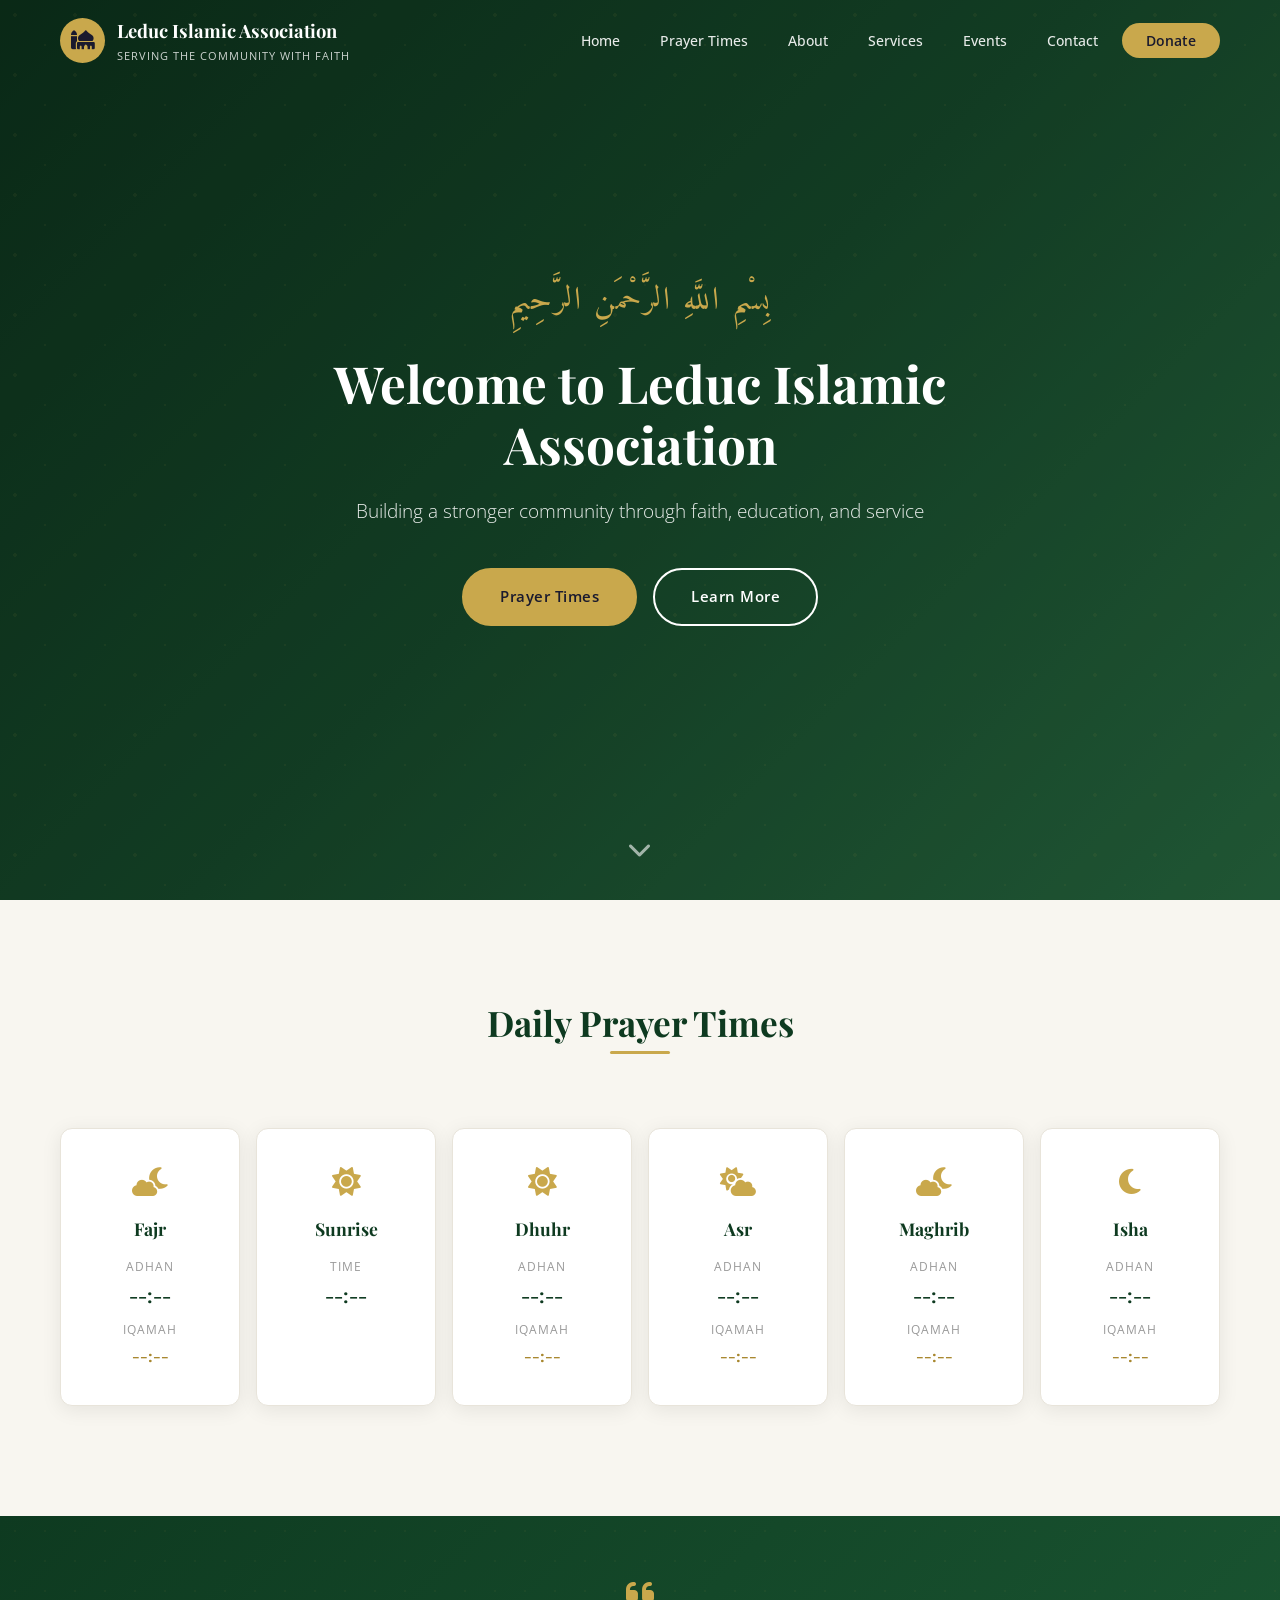
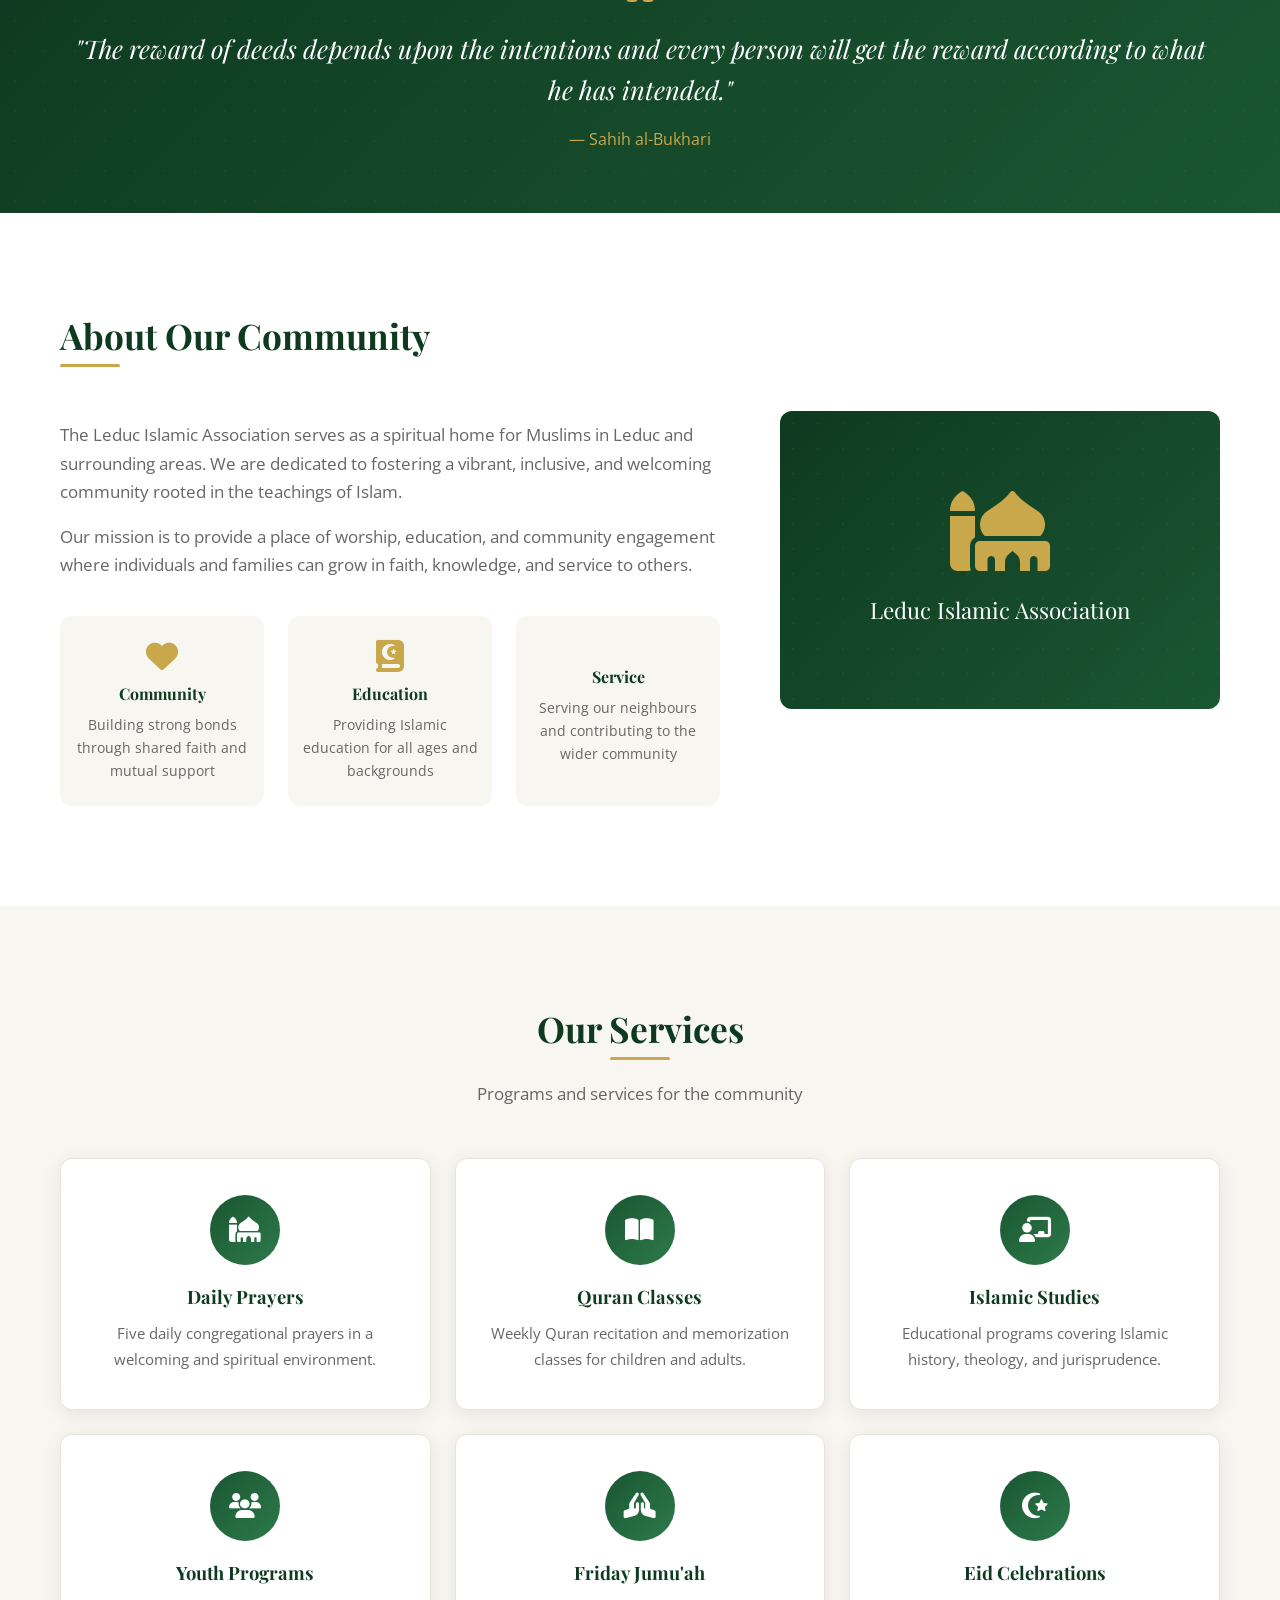
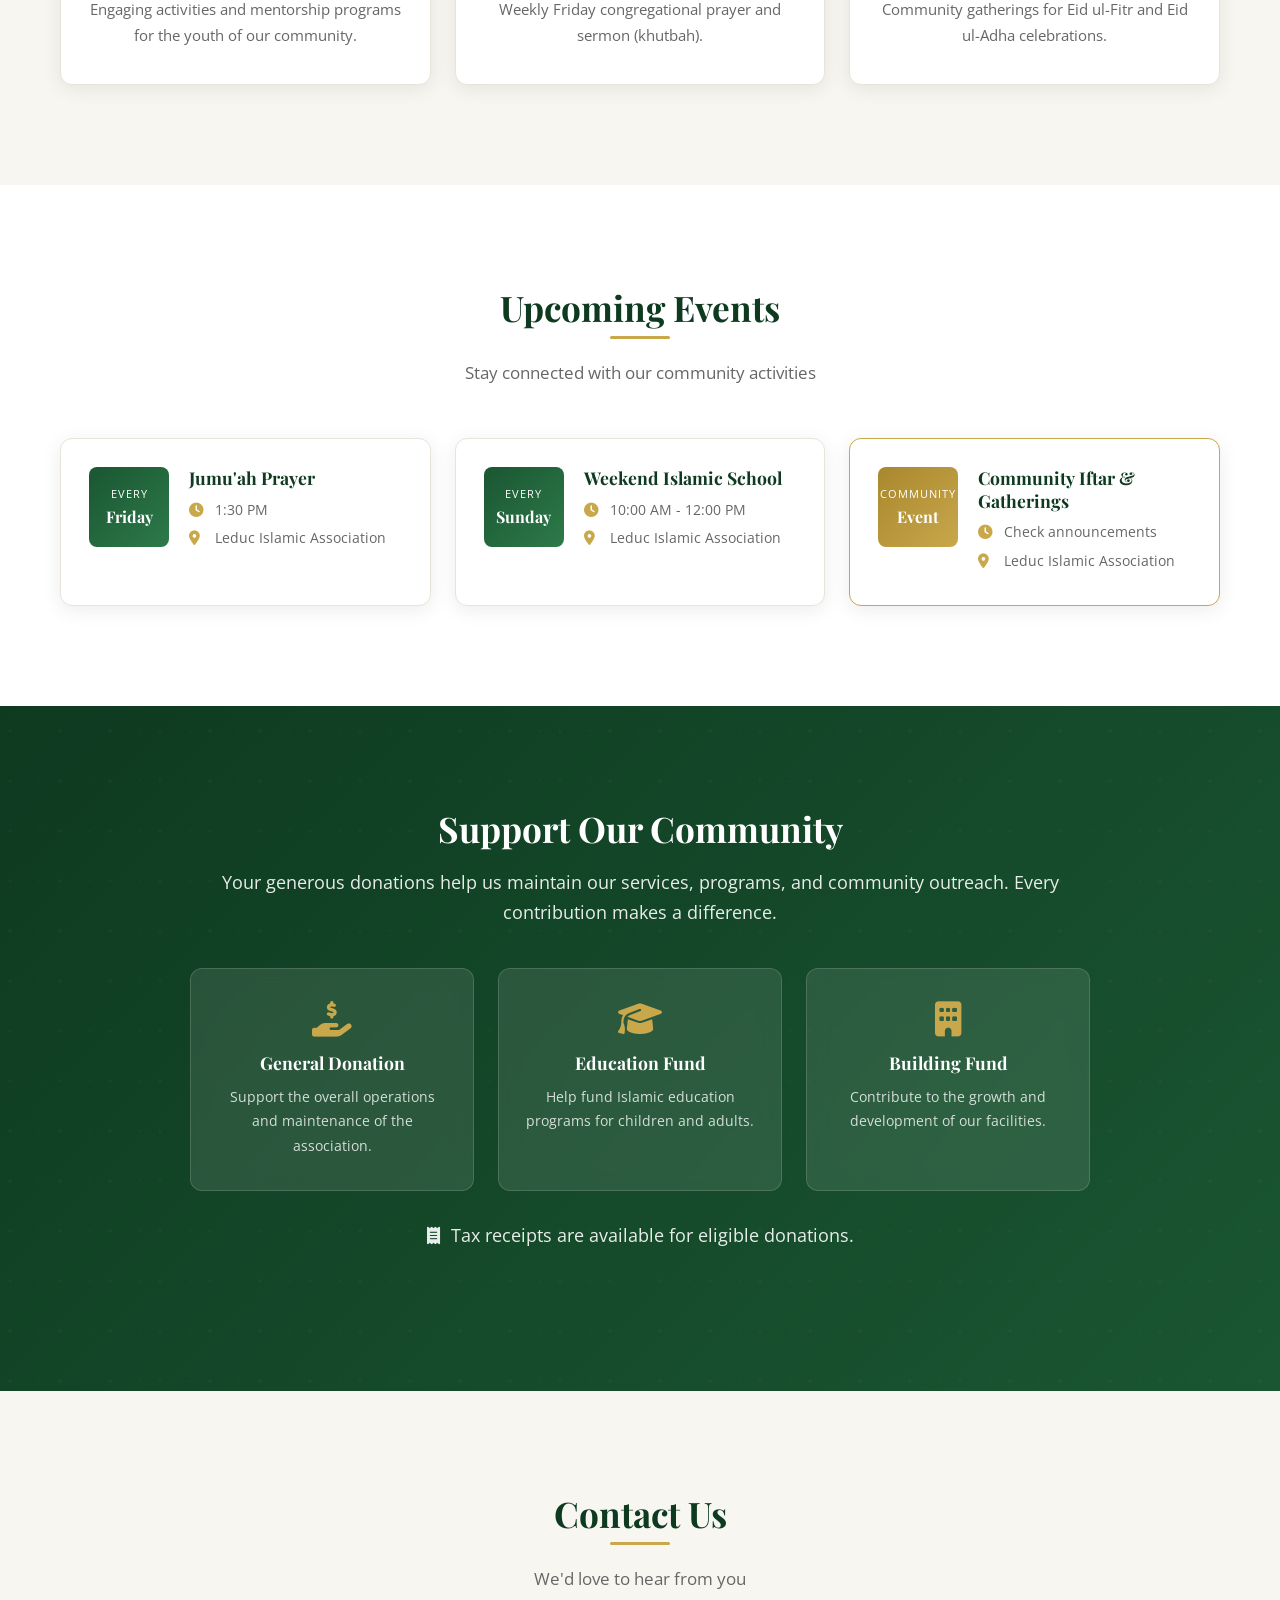
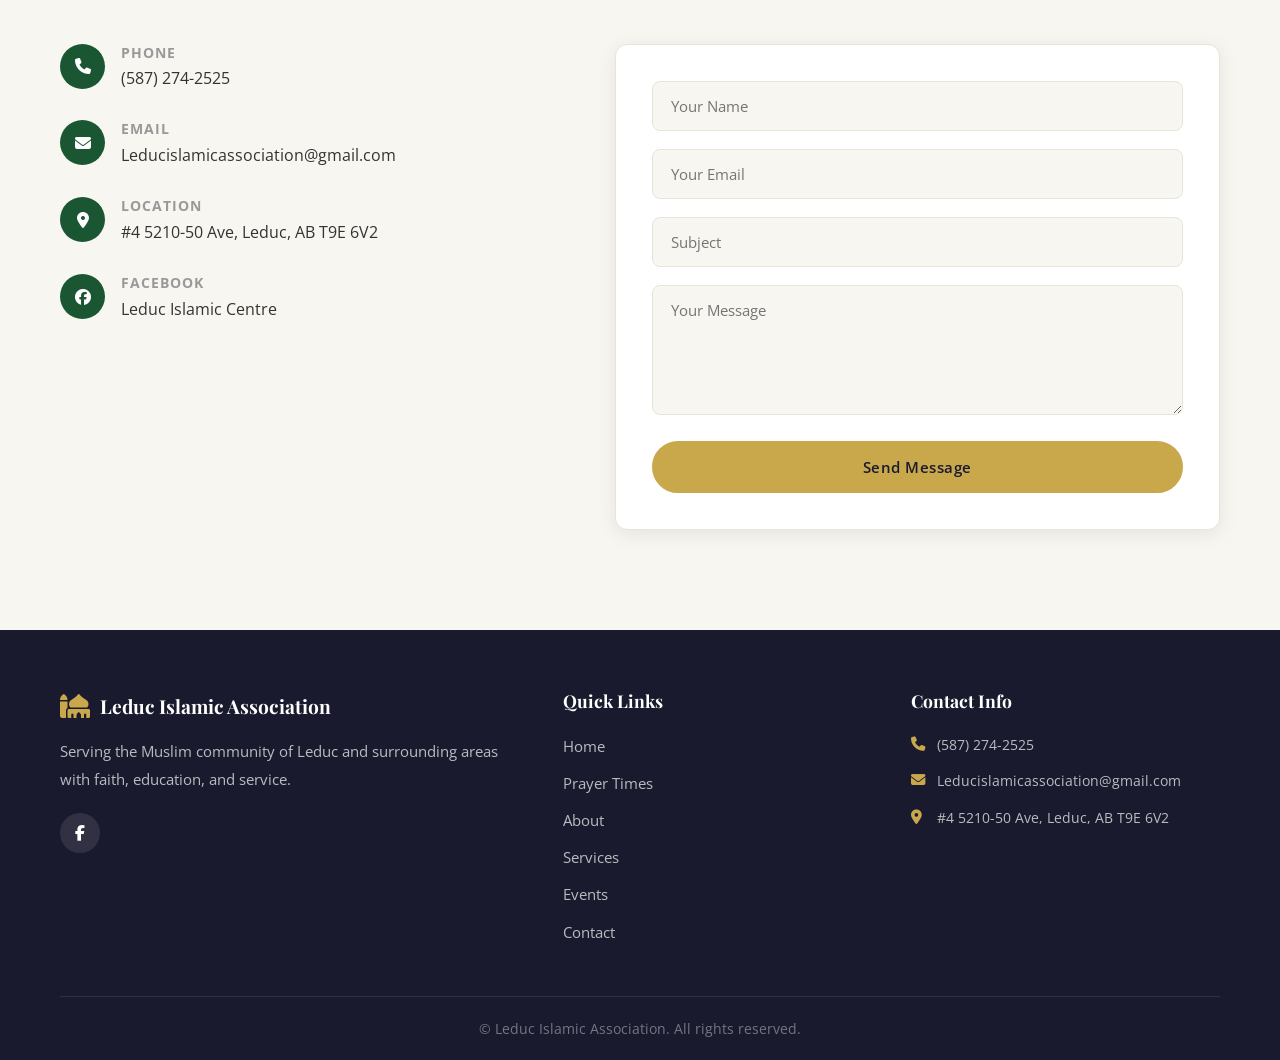
<file: index.html>
<!DOCTYPE html>
<html lang="en">
<head>
  <meta charset="UTF-8">
  <meta name="viewport" content="width=device-width, initial-scale=1.0">
  <title>Leduc Islamic Association</title>
  <link rel="stylesheet" href="styles.css">
  <link rel="preconnect" href="https://fonts.googleapis.com">
  <link rel="preconnect" href="https://fonts.gstatic.com" crossorigin>
  <link href="https://fonts.googleapis.com/css2?family=Playfair+Display:wght@400;600;700&family=Open+Sans:wght@300;400;500;600;700&family=Amiri:wght@400;700&display=swap" rel="stylesheet">
  <link rel="stylesheet" href="https://cdnjs.cloudflare.com/ajax/libs/font-awesome/6.5.1/css/all.min.css">
</head>
<body>

  <!-- Navigation -->
  <nav class="navbar" id="navbar">
    <div class="nav-container">
      <a href="#" class="nav-logo">
        <div class="logo-icon">
          <i class="fas fa-mosque"></i>
        </div>
        <div class="logo-text">
          <span class="logo-main">Leduc Islamic Association</span>
          <span class="logo-sub">Serving the Community with Faith</span>
        </div>
      </a>
      <button class="nav-toggle" id="navToggle" aria-label="Toggle navigation">
        <span></span>
        <span></span>
        <span></span>
      </button>
      <ul class="nav-menu" id="navMenu">
        <li><a href="#home" class="nav-link">Home</a></li>
        <li><a href="#prayer-times" class="nav-link">Prayer Times</a></li>
        <li><a href="#about" class="nav-link">About</a></li>
        <li><a href="#services" class="nav-link">Services</a></li>
        <li><a href="#events" class="nav-link">Events</a></li>
        <li><a href="#contact" class="nav-link">Contact</a></li>
        <li><a href="#donate" class="nav-link nav-donate">Donate</a></li>
      </ul>
    </div>
  </nav>

  <!-- Hero Section -->
  <section class="hero" id="home">
    <div class="hero-overlay"></div>
    <div class="hero-pattern"></div>
    <div class="hero-content">
      <p class="hero-arabic">بِسْمِ اللَّهِ الرَّحْمَنِ الرَّحِيمِ</p>
      <h1>Welcome to Leduc Islamic Association</h1>
      <p class="hero-subtitle">Building a stronger community through faith, education, and service</p>
      <div class="hero-buttons">
        <a href="#prayer-times" class="btn btn-primary">Prayer Times</a>
        <a href="#about" class="btn btn-secondary">Learn More</a>
      </div>
    </div>
    <div class="hero-scroll">
      <a href="#prayer-times"><i class="fas fa-chevron-down"></i></a>
    </div>
  </section>

  <!-- Prayer Times Section -->
  <section class="prayer-times" id="prayer-times">
    <div class="container">
      <div class="section-header">
        <h2>Daily Prayer Times</h2>
        <div class="date-display">
          <span id="islamicDate" class="islamic-date"></span>
          <span id="gregorianDate" class="gregorian-date"></span>
        </div>
      </div>

      <div class="prayer-grid" id="prayerGrid">
        <div class="prayer-card" data-prayer="fajr">
          <div class="prayer-icon"><i class="fas fa-cloud-moon"></i></div>
          <h3>Fajr</h3>
          <div class="prayer-time">
            <div class="time-label">Adhan</div>
            <div class="time-value" id="fajrAdhan">--:--</div>
          </div>
          <div class="prayer-time">
            <div class="time-label">Iqamah</div>
            <div class="time-value iqamah" id="fajrIqamah">--:--</div>
          </div>
        </div>

        <div class="prayer-card" data-prayer="sunrise">
          <div class="prayer-icon"><i class="fas fa-sun"></i></div>
          <h3>Sunrise</h3>
          <div class="prayer-time">
            <div class="time-label">Time</div>
            <div class="time-value" id="sunrise">--:--</div>
          </div>
        </div>

        <div class="prayer-card" data-prayer="dhuhr">
          <div class="prayer-icon"><i class="fas fa-sun"></i></div>
          <h3>Dhuhr</h3>
          <div class="prayer-time">
            <div class="time-label">Adhan</div>
            <div class="time-value" id="dhuhrAdhan">--:--</div>
          </div>
          <div class="prayer-time">
            <div class="time-label">Iqamah</div>
            <div class="time-value iqamah" id="dhuhrIqamah">--:--</div>
          </div>
        </div>

        <div class="prayer-card" data-prayer="asr">
          <div class="prayer-icon"><i class="fas fa-cloud-sun"></i></div>
          <h3>Asr</h3>
          <div class="prayer-time">
            <div class="time-label">Adhan</div>
            <div class="time-value" id="asrAdhan">--:--</div>
          </div>
          <div class="prayer-time">
            <div class="time-label">Iqamah</div>
            <div class="time-value iqamah" id="asrIqamah">--:--</div>
          </div>
        </div>

        <div class="prayer-card" data-prayer="maghrib">
          <div class="prayer-icon"><i class="fas fa-cloud-moon"></i></div>
          <h3>Maghrib</h3>
          <div class="prayer-time">
            <div class="time-label">Adhan</div>
            <div class="time-value" id="maghribAdhan">--:--</div>
          </div>
          <div class="prayer-time">
            <div class="time-label">Iqamah</div>
            <div class="time-value iqamah" id="maghribIqamah">--:--</div>
          </div>
        </div>

        <div class="prayer-card" data-prayer="isha">
          <div class="prayer-icon"><i class="fas fa-moon"></i></div>
          <h3>Isha</h3>
          <div class="prayer-time">
            <div class="time-label">Adhan</div>
            <div class="time-value" id="ishaAdhan">--:--</div>
          </div>
          <div class="prayer-time">
            <div class="time-label">Iqamah</div>
            <div class="time-value iqamah" id="ishaIqamah">--:--</div>
          </div>
        </div>
      </div>

      <div class="prayer-source">
        <div class="next-prayer" id="nextPrayer"></div>
      </div>
    </div>
  </section>

  <!-- Daily Hadith Banner -->
  <section class="quote-banner">
    <div class="container">
      <div class="quote-content">
        <i class="fas fa-quote-left quote-icon"></i>
        <blockquote>
          <p id="dailyHadithText">"The reward of deeds depends upon the intentions and every person will get the reward according to what he has intended."</p>
          <cite id="dailyHadithSource">— Sahih al-Bukhari</cite>
        </blockquote>
      </div>
    </div>
  </section>

  <!-- About Section -->
  <section class="about" id="about">
    <div class="container">
      <div class="about-grid">
        <div class="about-content">
          <div class="section-header left-align">
            <h2>About Our Community</h2>
          </div>
          <p>The Leduc Islamic Association serves as a spiritual home for Muslims in Leduc and surrounding areas. We are dedicated to fostering a vibrant, inclusive, and welcoming community rooted in the teachings of Islam.</p>
          <p>Our mission is to provide a place of worship, education, and community engagement where individuals and families can grow in faith, knowledge, and service to others.</p>
          <div class="about-values">
            <div class="value-item">
              <i class="fas fa-heart"></i>
              <h4>Community</h4>
              <p>Building strong bonds through shared faith and mutual support</p>
            </div>
            <div class="value-item">
              <i class="fas fa-book-quran"></i>
              <h4>Education</h4>
              <p>Providing Islamic education for all ages and backgrounds</p>
            </div>
            <div class="value-item">
              <i class="fas fa-hands-holding-heart"></i>
              <h4>Service</h4>
              <p>Serving our neighbours and contributing to the wider community</p>
            </div>
          </div>
        </div>
        <div class="about-image">
          <div class="image-placeholder">
            <i class="fas fa-mosque"></i>
            <p>Leduc Islamic Association</p>
          </div>
        </div>
      </div>
    </div>
  </section>

  <!-- Services Section -->
  <section class="services" id="services">
    <div class="container">
      <div class="section-header">
        <h2>Our Services</h2>
        <p class="section-subtitle">Programs and services for the community</p>
      </div>
      <div class="services-grid">
        <div class="service-card">
          <div class="service-icon"><i class="fas fa-mosque"></i></div>
          <h3>Daily Prayers</h3>
          <p>Five daily congregational prayers in a welcoming and spiritual environment.</p>
        </div>
        <div class="service-card">
          <div class="service-icon"><i class="fas fa-book-open"></i></div>
          <h3>Quran Classes</h3>
          <p>Weekly Quran recitation and memorization classes for children and adults.</p>
        </div>
        <div class="service-card">
          <div class="service-icon"><i class="fas fa-chalkboard-teacher"></i></div>
          <h3>Islamic Studies</h3>
          <p>Educational programs covering Islamic history, theology, and jurisprudence.</p>
        </div>
        <div class="service-card">
          <div class="service-icon"><i class="fas fa-users"></i></div>
          <h3>Youth Programs</h3>
          <p>Engaging activities and mentorship programs for the youth of our community.</p>
        </div>
        <div class="service-card">
          <div class="service-icon"><i class="fas fa-hands-praying"></i></div>
          <h3>Friday Jumu'ah</h3>
          <p>Weekly Friday congregational prayer and sermon (khutbah).</p>
        </div>
        <div class="service-card">
          <div class="service-icon"><i class="fas fa-star-and-crescent"></i></div>
          <h3>Eid Celebrations</h3>
          <p>Community gatherings for Eid ul-Fitr and Eid ul-Adha celebrations.</p>
        </div>
      </div>
    </div>
  </section>

  <!-- Events Section -->
  <section class="events" id="events">
    <div class="container">
      <div class="section-header">
        <h2>Upcoming Events</h2>
        <p class="section-subtitle">Stay connected with our community activities</p>
      </div>
      <div class="events-grid">
        <div class="event-card">
          <div class="event-date">
            <span class="event-day">Every</span>
            <span class="event-month">Friday</span>
          </div>
          <div class="event-info">
            <h3>Jumu'ah Prayer</h3>
            <p><i class="fas fa-clock"></i> 1:30 PM</p>
            <p><i class="fas fa-location-dot"></i> Leduc Islamic Association</p>
          </div>
        </div>
        <div class="event-card">
          <div class="event-date">
            <span class="event-day">Every</span>
            <span class="event-month">Sunday</span>
          </div>
          <div class="event-info">
            <h3>Weekend Islamic School</h3>
            <p><i class="fas fa-clock"></i> 10:00 AM - 12:00 PM</p>
            <p><i class="fas fa-location-dot"></i> Leduc Islamic Association</p>
          </div>
        </div>
        <div class="event-card featured">
          <div class="event-date">
            <span class="event-day">Community</span>
            <span class="event-month">Event</span>
          </div>
          <div class="event-info">
            <h3>Community Iftar & Gatherings</h3>
            <p><i class="fas fa-clock"></i> Check announcements</p>
            <p><i class="fas fa-location-dot"></i> Leduc Islamic Association</p>
          </div>
        </div>
      </div>
    </div>
  </section>

  <!-- Donate Section -->
  <section class="donate" id="donate">
    <div class="container">
      <div class="donate-content">
        <h2>Support Our Community</h2>
        <p>Your generous donations help us maintain our services, programs, and community outreach. Every contribution makes a difference.</p>
        <div class="donate-options">
          <div class="donate-card">
            <i class="fas fa-hand-holding-dollar"></i>
            <h3>General Donation</h3>
            <p>Support the overall operations and maintenance of the association.</p>
          </div>
          <div class="donate-card">
            <i class="fas fa-graduation-cap"></i>
            <h3>Education Fund</h3>
            <p>Help fund Islamic education programs for children and adults.</p>
          </div>
          <div class="donate-card">
            <i class="fas fa-building"></i>
            <h3>Building Fund</h3>
            <p>Contribute to the growth and development of our facilities.</p>
          </div>
        </div>
        <p class="donate-note"><i class="fas fa-receipt"></i> Tax receipts are available for eligible donations.</p>
      </div>
    </div>
  </section>

  <!-- Contact Section -->
  <section class="contact" id="contact">
    <div class="container">
      <div class="section-header">
        <h2>Contact Us</h2>
        <p class="section-subtitle">We'd love to hear from you</p>
      </div>
      <div class="contact-grid">
        <div class="contact-info">
          <div class="contact-item">
            <i class="fas fa-phone"></i>
            <div>
              <h4>Phone</h4>
              <a href="tel:+15872742525">(587) 274-2525</a>
            </div>
          </div>
          <div class="contact-item">
            <i class="fas fa-envelope"></i>
            <div>
              <h4>Email</h4>
              <a href="mailto:Leducislamicassociation@gmail.com">Leducislamicassociation@gmail.com</a>
            </div>
          </div>
          <div class="contact-item">
            <i class="fas fa-location-dot"></i>
            <div>
              <h4>Location</h4>
              <p>#4 5210-50 Ave, Leduc, AB T9E 6V2</p>
            </div>
          </div>
          <div class="contact-item">
            <i class="fab fa-facebook"></i>
            <div>
              <h4>Facebook</h4>
              <a href="https://www.facebook.com/Leduc.Islamic.Centre" target="_blank" rel="noopener">Leduc Islamic Centre</a>
            </div>
          </div>
        </div>
        <div class="contact-form">
          <form id="contactForm">
            <div class="form-group">
              <input type="text" id="name" placeholder="Your Name" required>
            </div>
            <div class="form-group">
              <input type="email" id="email" placeholder="Your Email" required>
            </div>
            <div class="form-group">
              <input type="text" id="subject" placeholder="Subject">
            </div>
            <div class="form-group">
              <textarea id="message" rows="5" placeholder="Your Message" required></textarea>
            </div>
            <button type="submit" class="btn btn-primary">Send Message</button>
          </form>
        </div>
      </div>
    </div>
  </section>

  <!-- Footer -->
  <footer class="footer">
    <div class="container">
      <div class="footer-grid">
        <div class="footer-about">
          <div class="footer-logo">
            <i class="fas fa-mosque"></i>
            <span>Leduc Islamic Association</span>
          </div>
          <p>Serving the Muslim community of Leduc and surrounding areas with faith, education, and service.</p>
          <div class="social-links">
            <a href="https://www.facebook.com/Leduc.Islamic.Centre" target="_blank" rel="noopener" aria-label="Facebook"><i class="fab fa-facebook-f"></i></a>
          </div>
        </div>
        <div class="footer-links">
          <h4>Quick Links</h4>
          <ul>
            <li><a href="#home">Home</a></li>
            <li><a href="#prayer-times">Prayer Times</a></li>
            <li><a href="#about">About</a></li>
            <li><a href="#services">Services</a></li>
            <li><a href="#events">Events</a></li>
            <li><a href="#contact">Contact</a></li>
          </ul>
        </div>
        <div class="footer-contact">
          <h4>Contact Info</h4>
          <ul>
            <li><i class="fas fa-phone"></i> (587) 274-2525</li>
            <li><i class="fas fa-envelope"></i> Leducislamicassociation@gmail.com</li>
            <li><i class="fas fa-location-dot"></i> #4 5210-50 Ave, Leduc, AB T9E 6V2</li>
          </ul>
        </div>
      </div>
      <div class="footer-bottom">
        <p>&copy; <span id="currentYear"></span> Leduc Islamic Association. All rights reserved.</p>
      </div>
    </div>
  </footer>

  <script src="script.js"></script>
</body>
</html>
</file>
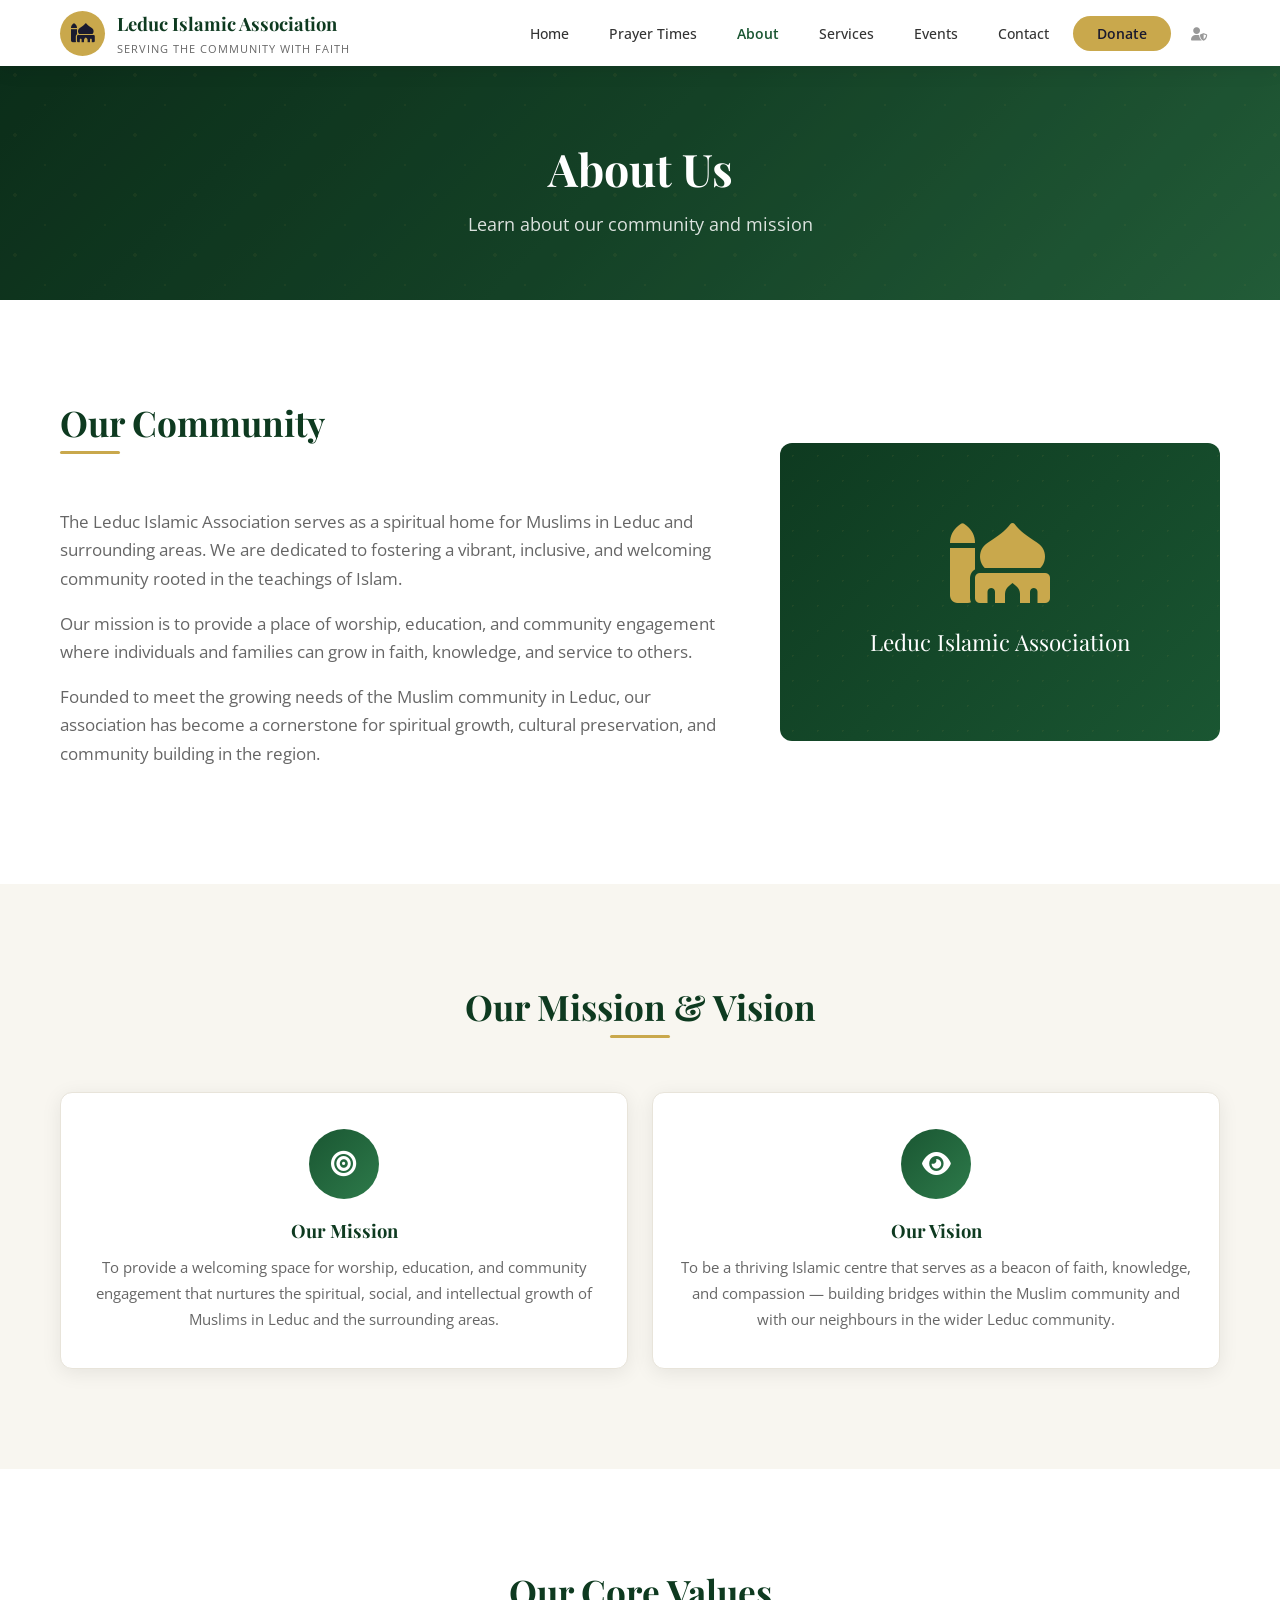
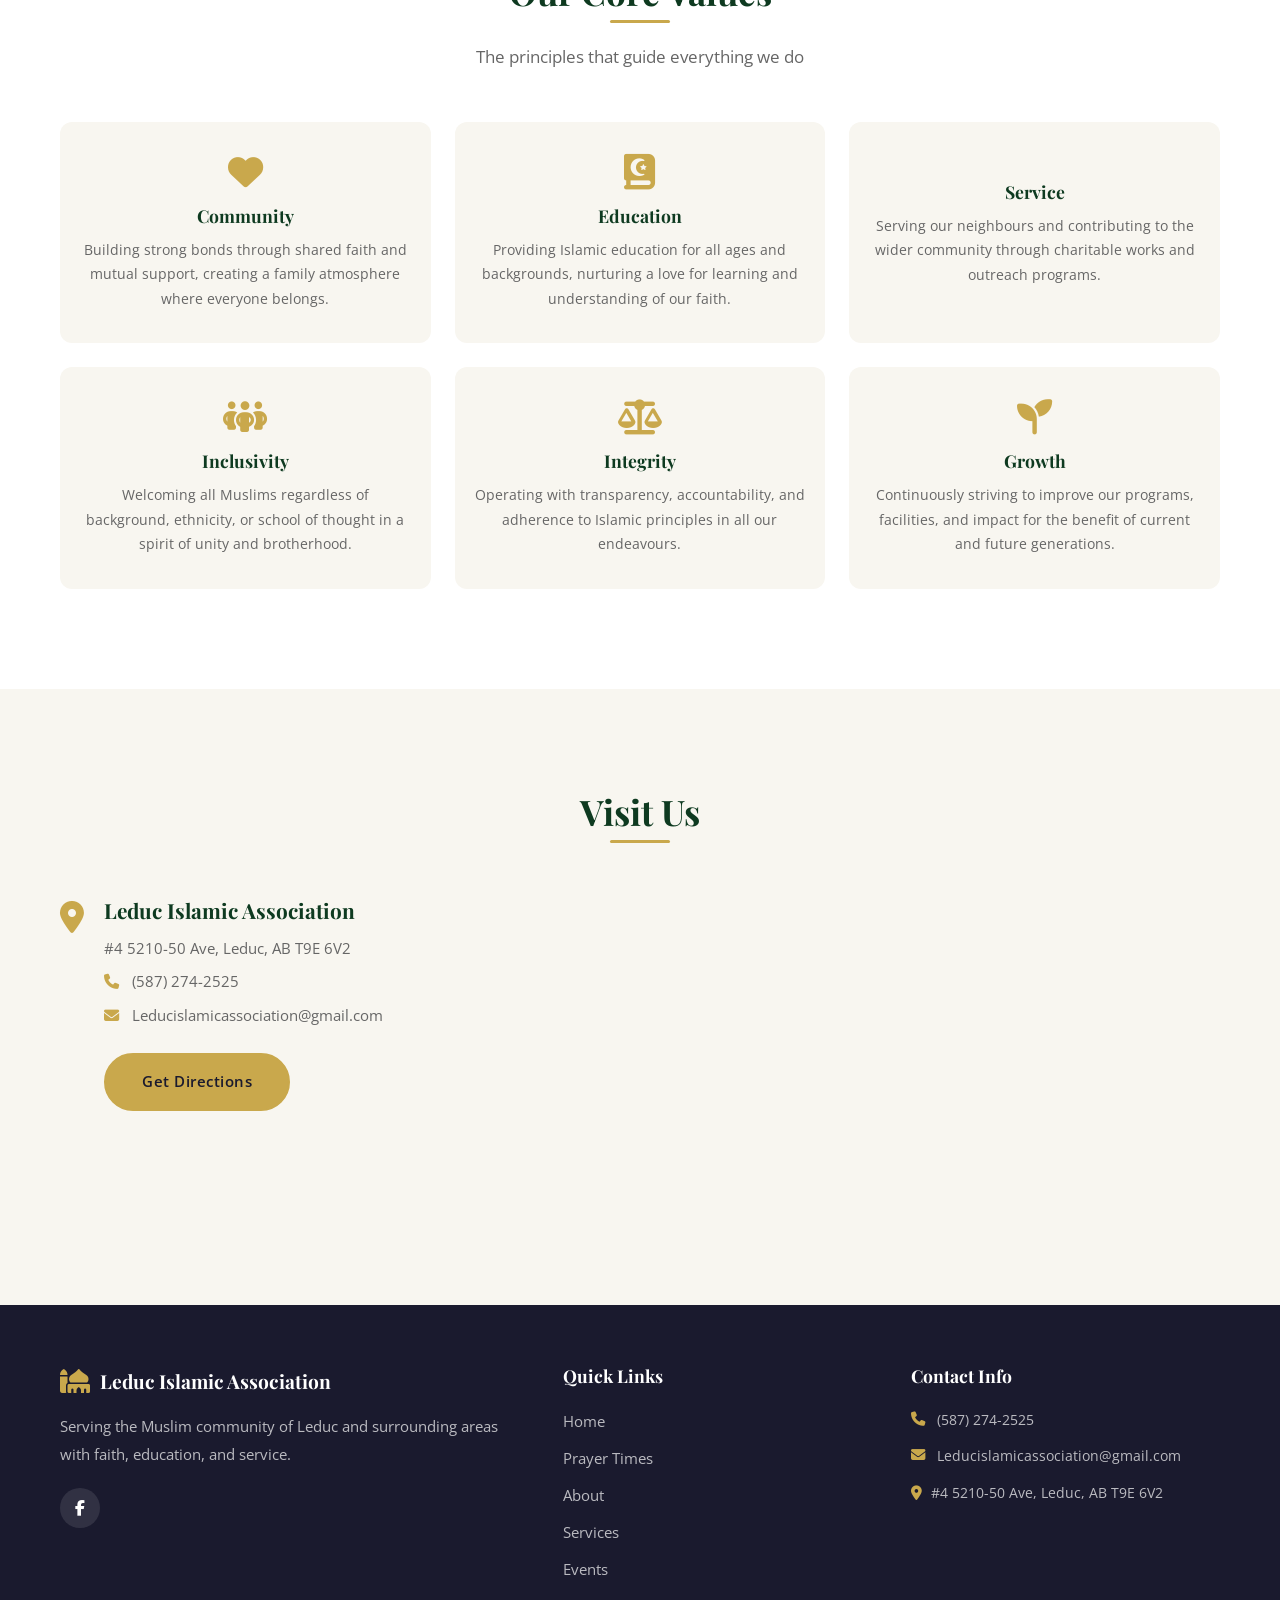
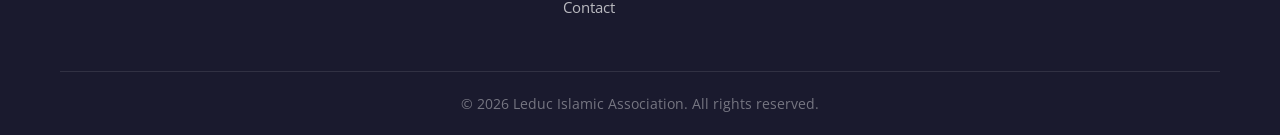
<file: about.html>
<!DOCTYPE html>
<html lang="en">
<head>
  <meta charset="UTF-8">
  <meta name="viewport" content="width=device-width, initial-scale=1.0">
  <title>About - Leduc Islamic Association</title>
  <link rel="stylesheet" href="styles.css">
  <link rel="preconnect" href="https://fonts.googleapis.com">
  <link rel="preconnect" href="https://fonts.gstatic.com" crossorigin>
  <link href="https://fonts.googleapis.com/css2?family=Playfair+Display:wght@400;600;700&family=Open+Sans:wght@300;400;500;600;700&family=Amiri:wght@400;700&display=swap" rel="stylesheet">
  <link rel="stylesheet" href="https://cdnjs.cloudflare.com/ajax/libs/font-awesome/6.5.1/css/all.min.css">
</head>
<body>

  <div id="nav-placeholder"></div>

  <!-- Page Header -->
  <section class="page-header">
    <div class="page-header-overlay"></div>
    <div class="page-header-pattern"></div>
    <div class="container">
      <h1>About Us</h1>
      <p>Learn about our community and mission</p>
    </div>
  </section>

  <!-- About Content -->
  <section class="about">
    <div class="container">
      <div class="about-grid">
        <div class="about-content">
          <div class="section-header left-align">
            <h2>Our Community</h2>
          </div>
          <p>The Leduc Islamic Association serves as a spiritual home for Muslims in Leduc and surrounding areas. We are dedicated to fostering a vibrant, inclusive, and welcoming community rooted in the teachings of Islam.</p>
          <p>Our mission is to provide a place of worship, education, and community engagement where individuals and families can grow in faith, knowledge, and service to others.</p>
          <p>Founded to meet the growing needs of the Muslim community in Leduc, our association has become a cornerstone for spiritual growth, cultural preservation, and community building in the region.</p>
        </div>
        <div class="about-image">
          <div class="image-placeholder">
            <i class="fas fa-mosque"></i>
            <p>Leduc Islamic Association</p>
          </div>
        </div>
      </div>
    </div>
  </section>

  <!-- Mission & Vision -->
  <section class="services">
    <div class="container">
      <div class="section-header">
        <h2>Our Mission & Vision</h2>
      </div>
      <div class="services-grid" style="grid-template-columns: repeat(2, 1fr);">
        <div class="service-card">
          <div class="service-icon"><i class="fas fa-bullseye"></i></div>
          <h3>Our Mission</h3>
          <p>To provide a welcoming space for worship, education, and community engagement that nurtures the spiritual, social, and intellectual growth of Muslims in Leduc and the surrounding areas.</p>
        </div>
        <div class="service-card">
          <div class="service-icon"><i class="fas fa-eye"></i></div>
          <h3>Our Vision</h3>
          <p>To be a thriving Islamic centre that serves as a beacon of faith, knowledge, and compassion — building bridges within the Muslim community and with our neighbours in the wider Leduc community.</p>
        </div>
      </div>
    </div>
  </section>

  <!-- Values -->
  <section class="about">
    <div class="container">
      <div class="section-header">
        <h2>Our Core Values</h2>
        <p class="section-subtitle">The principles that guide everything we do</p>
      </div>
      <div class="values-full-grid">
        <div class="value-item">
          <i class="fas fa-heart"></i>
          <h4>Community</h4>
          <p>Building strong bonds through shared faith and mutual support, creating a family atmosphere where everyone belongs.</p>
        </div>
        <div class="value-item">
          <i class="fas fa-book-quran"></i>
          <h4>Education</h4>
          <p>Providing Islamic education for all ages and backgrounds, nurturing a love for learning and understanding of our faith.</p>
        </div>
        <div class="value-item">
          <i class="fas fa-hands-holding-heart"></i>
          <h4>Service</h4>
          <p>Serving our neighbours and contributing to the wider community through charitable works and outreach programs.</p>
        </div>
        <div class="value-item">
          <i class="fas fa-people-group"></i>
          <h4>Inclusivity</h4>
          <p>Welcoming all Muslims regardless of background, ethnicity, or school of thought in a spirit of unity and brotherhood.</p>
        </div>
        <div class="value-item">
          <i class="fas fa-scale-balanced"></i>
          <h4>Integrity</h4>
          <p>Operating with transparency, accountability, and adherence to Islamic principles in all our endeavours.</p>
        </div>
        <div class="value-item">
          <i class="fas fa-seedling"></i>
          <h4>Growth</h4>
          <p>Continuously striving to improve our programs, facilities, and impact for the benefit of current and future generations.</p>
        </div>
      </div>
    </div>
  </section>

  <!-- Location -->
  <section class="services">
    <div class="container">
      <div class="section-header">
        <h2>Visit Us</h2>
      </div>
      <div class="location-card">
        <div class="location-info">
          <i class="fas fa-location-dot"></i>
          <div>
            <h3>Leduc Islamic Association</h3>
            <p>#4 5210-50 Ave, Leduc, AB T9E 6V2</p>
            <p><i class="fas fa-phone"></i> (587) 274-2525</p>
            <p><i class="fas fa-envelope"></i> Leducislamicassociation@gmail.com</p>
            <a href="https://maps.google.com/?q=5210+50+Ave+Leduc+AB+T9E+6V2" target="_blank" rel="noopener" class="btn btn-primary" style="margin-top: 16px;">Get Directions</a>
          </div>
        </div>
        <div class="location-map">
          <iframe
            src="https://www.google.com/maps?q=5210+50+Ave,+Leduc,+AB+T9E+6V2,+Canada&output=embed"
            width="100%" height="300" style="border:0; border-radius: 12px;" allowfullscreen="" loading="lazy"></iframe>
        </div>
      </div>
    </div>
  </section>

  <div id="footer-placeholder"></div>

  <script src="components.js"></script>
  <script src="script.js"></script>
  <script>
    document.addEventListener('DOMContentLoaded', () => {
      loadComponents('About');
      initScrollAnimations();
    });
  </script>
</body>
</html>
</file>
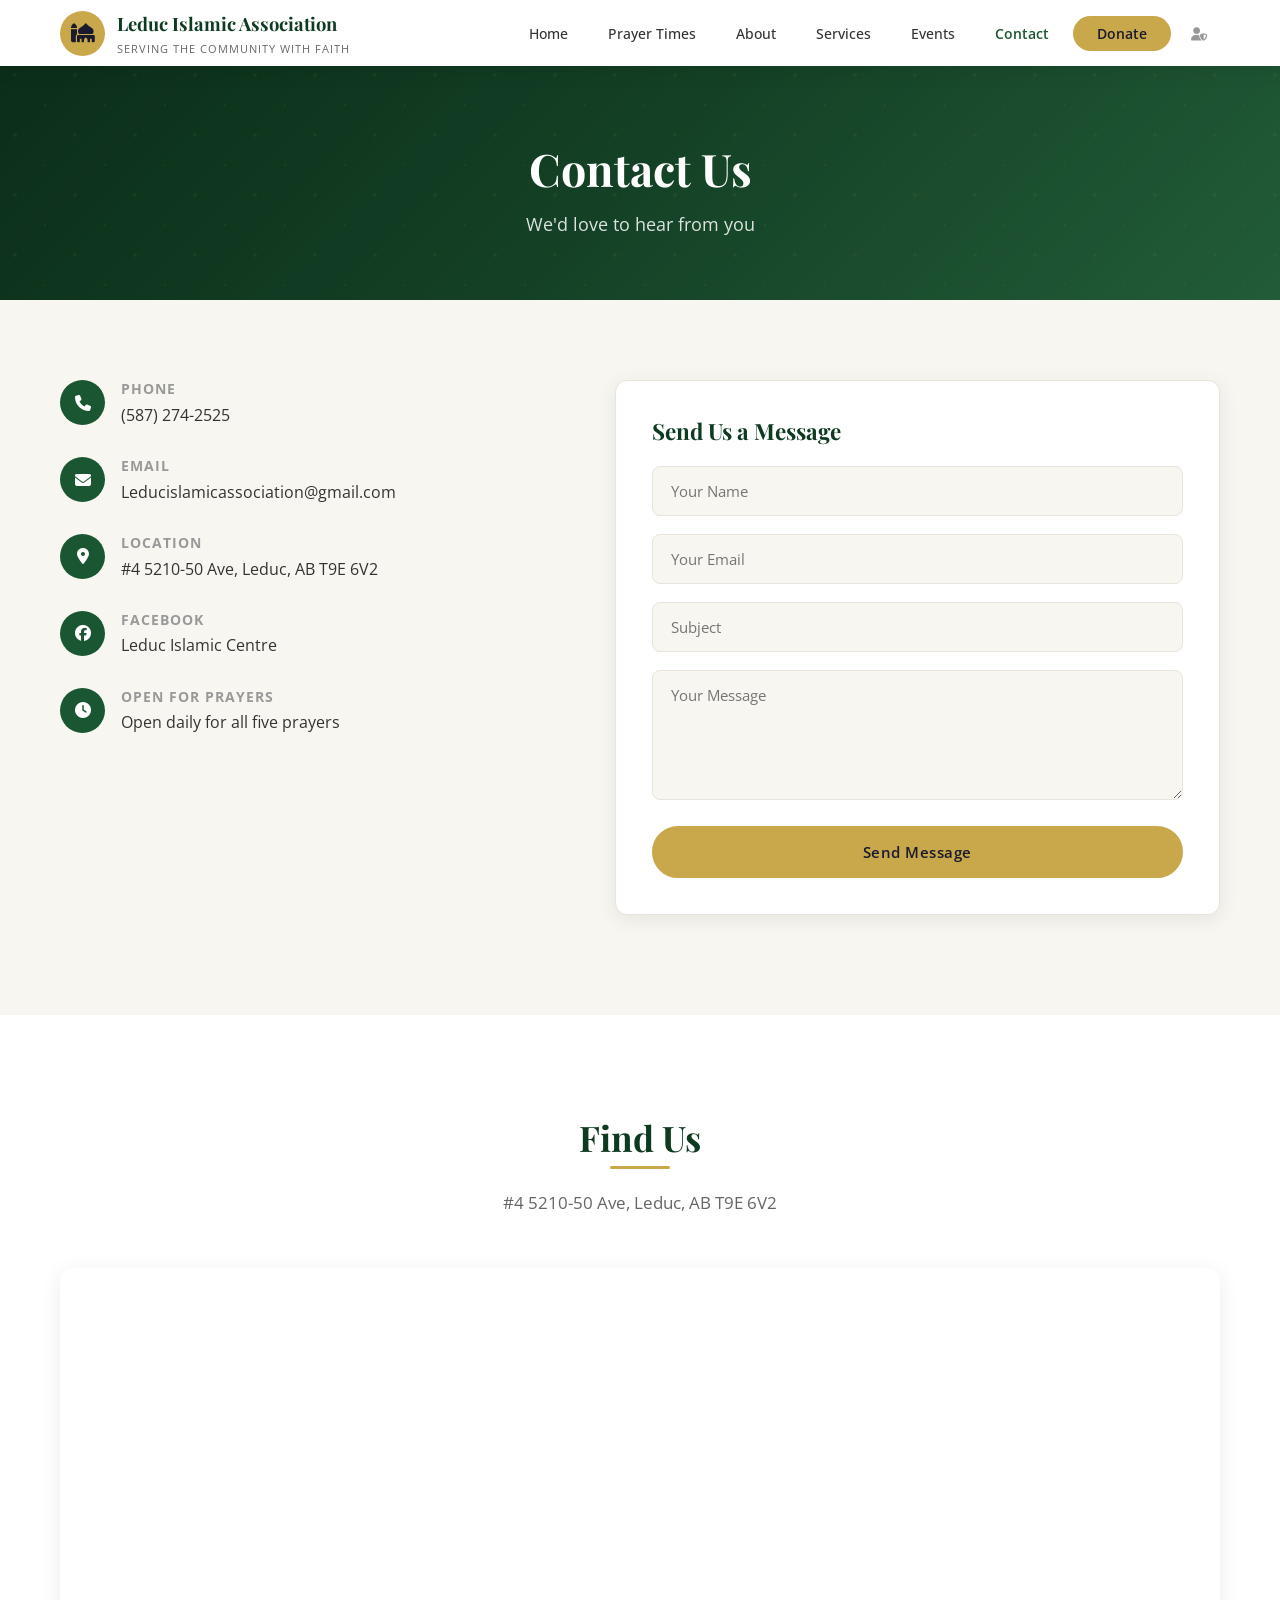
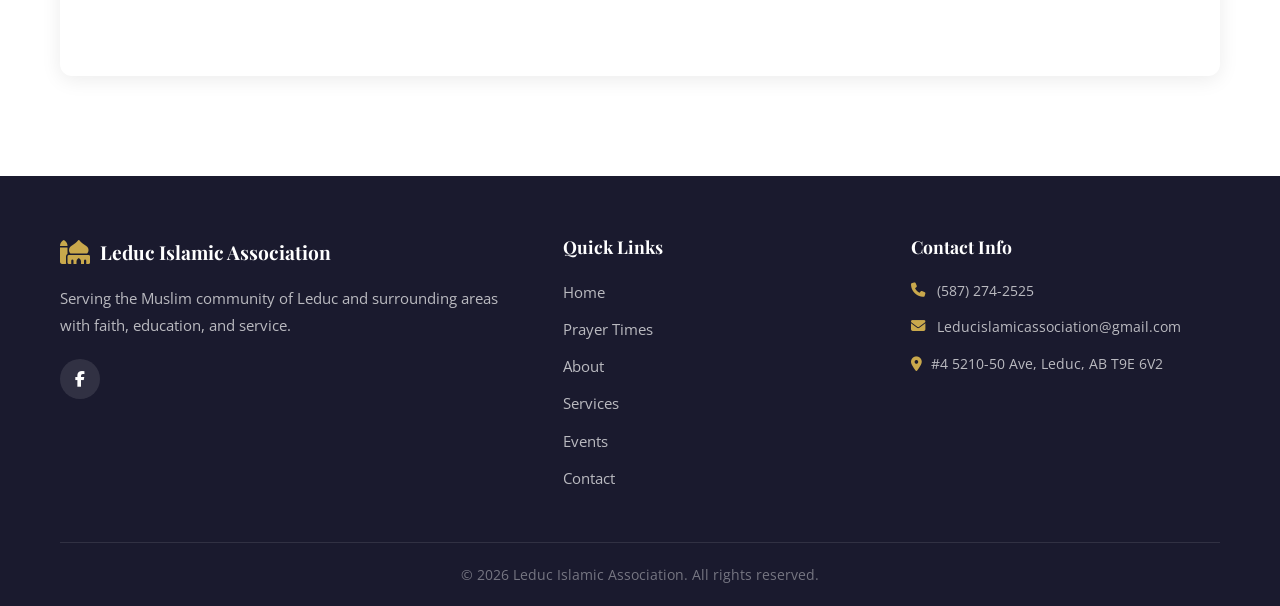
<file: contact.html>
<!DOCTYPE html>
<html lang="en">
<head>
  <meta charset="UTF-8">
  <meta name="viewport" content="width=device-width, initial-scale=1.0">
  <title>Contact - Leduc Islamic Association</title>
  <link rel="stylesheet" href="styles.css">
  <link rel="preconnect" href="https://fonts.googleapis.com">
  <link rel="preconnect" href="https://fonts.gstatic.com" crossorigin>
  <link href="https://fonts.googleapis.com/css2?family=Playfair+Display:wght@400;600;700&family=Open+Sans:wght@300;400;500;600;700&family=Amiri:wght@400;700&display=swap" rel="stylesheet">
  <link rel="stylesheet" href="https://cdnjs.cloudflare.com/ajax/libs/font-awesome/6.5.1/css/all.min.css">
</head>
<body>

  <div id="nav-placeholder"></div>

  <!-- Page Header -->
  <section class="page-header">
    <div class="page-header-overlay"></div>
    <div class="page-header-pattern"></div>
    <div class="container">
      <h1>Contact Us</h1>
      <p>We'd love to hear from you</p>
    </div>
  </section>

  <!-- Contact Section -->
  <section class="contact" style="padding-top: 80px;">
    <div class="container">
      <div class="contact-grid">
        <div class="contact-info">
          <div class="contact-item">
            <i class="fas fa-phone"></i>
            <div>
              <h4>Phone</h4>
              <a href="tel:+15872742525">(587) 274-2525</a>
            </div>
          </div>
          <div class="contact-item">
            <i class="fas fa-envelope"></i>
            <div>
              <h4>Email</h4>
              <a href="mailto:Leducislamicassociation@gmail.com">Leducislamicassociation@gmail.com</a>
            </div>
          </div>
          <div class="contact-item">
            <i class="fas fa-location-dot"></i>
            <div>
              <h4>Location</h4>
              <p>#4 5210-50 Ave, Leduc, AB T9E 6V2</p>
            </div>
          </div>
          <div class="contact-item">
            <i class="fab fa-facebook"></i>
            <div>
              <h4>Facebook</h4>
              <a href="https://www.facebook.com/Leduc.Islamic.Centre" target="_blank" rel="noopener">Leduc Islamic Centre</a>
            </div>
          </div>
          <div class="contact-item">
            <i class="fas fa-clock"></i>
            <div>
              <h4>Open For Prayers</h4>
              <p>Open daily for all five prayers</p>
            </div>
          </div>
        </div>
        <div class="contact-form">
          <h3 style="font-size: 1.4rem; color: var(--primary-dark); margin-bottom: 20px;">Send Us a Message</h3>
          <form id="contactForm">
            <div class="form-group">
              <input type="text" id="name" placeholder="Your Name" required>
            </div>
            <div class="form-group">
              <input type="email" id="email" placeholder="Your Email" required>
            </div>
            <div class="form-group">
              <input type="text" id="subject" placeholder="Subject">
            </div>
            <div class="form-group">
              <textarea id="message" rows="5" placeholder="Your Message" required></textarea>
            </div>
            <button type="submit" class="btn btn-primary">Send Message</button>
          </form>
        </div>
      </div>
    </div>
  </section>

  <!-- Map -->
  <section class="about">
    <div class="container">
      <div class="section-header">
        <h2>Find Us</h2>
        <p class="section-subtitle">#4 5210-50 Ave, Leduc, AB T9E 6V2</p>
      </div>
      <div class="map-container">
        <iframe
          src="https://www.google.com/maps?q=5210+50+Ave,+Leduc,+AB+T9E+6V2,+Canada&output=embed"
          width="100%" height="400" style="border:0; border-radius: 12px;" allowfullscreen="" loading="lazy"></iframe>
      </div>
    </div>
  </section>

  <div id="footer-placeholder"></div>

  <script src="components.js"></script>
  <script src="script.js"></script>
  <script>
    document.addEventListener('DOMContentLoaded', () => {
      loadComponents('Contact');
      initContactForm();
      initScrollAnimations();
    });
  </script>
</body>
</html>
</file>
<file: styles.css>
/* ============================================
   CSS Variables & Reset
   ============================================ */
:root {
  --primary: #1a5632;
  --primary-dark: #0e3a20;
  --primary-light: #2d7a4a;
  --gold: #c9a84c;
  --gold-light: #e0c76e;
  --gold-dark: #a8872e;
  --dark: #1a1a2e;
  --dark-light: #2d2d44;
  --text: #333333;
  --text-light: #666666;
  --text-muted: #999999;
  --white: #ffffff;
  --off-white: #f8f6f0;
  --cream: #faf8f2;
  --border: #e8e4da;
  --shadow: 0 4px 20px rgba(0, 0, 0, 0.08);
  --shadow-lg: 0 8px 40px rgba(0, 0, 0, 0.12);
  --radius: 12px;
  --radius-sm: 8px;
  --transition: all 0.3s ease;
}

*,
*::before,
*::after {
  margin: 0;
  padding: 0;
  box-sizing: border-box;
}

html {
  scroll-behavior: smooth;
  scroll-padding-top: 80px;
}

body {
  font-family: 'Open Sans', sans-serif;
  color: var(--text);
  line-height: 1.7;
  overflow-x: hidden;
  background: var(--white);
}

h1, h2, h3, h4 {
  font-family: 'Playfair Display', serif;
  line-height: 1.3;
}

a {
  text-decoration: none;
  color: inherit;
  transition: var(--transition);
}

img {
  max-width: 100%;
  height: auto;
}

.container {
  max-width: 1200px;
  margin: 0 auto;
  padding: 0 20px;
}

/* ============================================
   Buttons
   ============================================ */
.btn {
  display: inline-block;
  padding: 14px 36px;
  border-radius: 50px;
  font-family: 'Open Sans', sans-serif;
  font-weight: 600;
  font-size: 0.95rem;
  letter-spacing: 0.5px;
  cursor: pointer;
  transition: var(--transition);
  border: 2px solid transparent;
}

.btn-primary {
  background: var(--gold);
  color: var(--dark);
  border-color: var(--gold);
}

.btn-primary:hover {
  background: var(--gold-light);
  border-color: var(--gold-light);
  transform: translateY(-2px);
  box-shadow: 0 4px 15px rgba(201, 168, 76, 0.4);
}

.btn-secondary {
  background: transparent;
  color: var(--white);
  border-color: var(--white);
}

.btn-secondary:hover {
  background: var(--white);
  color: var(--primary-dark);
  transform: translateY(-2px);
}

/* ============================================
   Navigation
   ============================================ */
.navbar {
  position: fixed;
  top: 0;
  left: 0;
  right: 0;
  z-index: 1000;
  background: transparent;
  transition: var(--transition);
  padding: 15px 0;
}

.navbar.scrolled {
  background: var(--white);
  box-shadow: 0 2px 20px rgba(0, 0, 0, 0.1);
  padding: 8px 0;
}

.nav-container {
  max-width: 1200px;
  margin: 0 auto;
  padding: 0 20px;
  display: flex;
  align-items: center;
  justify-content: space-between;
}

.nav-logo {
  display: flex;
  align-items: center;
  gap: 12px;
  z-index: 1001;
}

.logo-icon {
  width: 45px;
  height: 45px;
  background: var(--gold);
  border-radius: 50%;
  display: flex;
  align-items: center;
  justify-content: center;
  font-size: 1.2rem;
  color: var(--dark);
}

.logo-text {
  display: flex;
  flex-direction: column;
}

.logo-main {
  font-family: 'Playfair Display', serif;
  font-weight: 700;
  font-size: 1.15rem;
  color: var(--white);
  transition: var(--transition);
}

.logo-sub {
  font-size: 0.7rem;
  color: rgba(255, 255, 255, 0.8);
  letter-spacing: 1px;
  text-transform: uppercase;
  transition: var(--transition);
}

.navbar.scrolled .logo-main {
  color: var(--primary-dark);
}

.navbar.scrolled .logo-sub {
  color: var(--text-light);
}

.nav-menu {
  display: flex;
  align-items: center;
  list-style: none;
  gap: 8px;
}

.nav-link {
  padding: 8px 16px;
  font-size: 0.9rem;
  font-weight: 500;
  color: rgba(255, 255, 255, 0.9);
  border-radius: 6px;
  transition: var(--transition);
}

.nav-link:hover {
  color: var(--gold);
}

.navbar.scrolled .nav-link {
  color: var(--text);
}

.navbar.scrolled .nav-link:hover {
  color: var(--primary);
}

.nav-donate {
  background: var(--gold) !important;
  color: var(--dark) !important;
  border-radius: 50px !important;
  padding: 8px 24px !important;
  font-weight: 600 !important;
}

.nav-donate:hover {
  background: var(--gold-light) !important;
  transform: translateY(-1px);
}

.nav-admin {
  opacity: 0.5;
  font-size: 0.85rem !important;
  padding: 8px 12px !important;
}

.nav-admin:hover {
  opacity: 1;
}

.nav-toggle {
  display: none;
  flex-direction: column;
  gap: 5px;
  background: none;
  border: none;
  cursor: pointer;
  z-index: 1001;
  padding: 5px;
}

.nav-toggle span {
  width: 25px;
  height: 2px;
  background: var(--white);
  transition: var(--transition);
}

.navbar.scrolled .nav-toggle span {
  background: var(--dark);
}

/* ============================================
   Hero Section
   ============================================ */
.hero {
  position: relative;
  min-height: 100vh;
  display: flex;
  align-items: center;
  justify-content: center;
  background: linear-gradient(135deg, var(--primary-dark) 0%, var(--primary) 50%, var(--primary-light) 100%);
  overflow: hidden;
}

.hero-overlay {
  position: absolute;
  inset: 0;
  background: rgba(0, 0, 0, 0.3);
}

.hero-pattern {
  position: absolute;
  inset: 0;
  opacity: 0.06;
  background-image:
    radial-gradient(circle at 25% 25%, var(--gold) 2px, transparent 2px),
    radial-gradient(circle at 75% 75%, var(--gold) 1.5px, transparent 1.5px);
  background-size: 60px 60px;
}

.hero-content {
  position: relative;
  z-index: 2;
  text-align: center;
  color: var(--white);
  padding: 0 20px;
  max-width: 800px;
}

.hero-arabic {
  font-family: 'Amiri', serif;
  font-size: 2rem;
  color: var(--gold);
  margin-bottom: 24px;
  letter-spacing: 2px;
}

.hero h1 {
  font-size: 3.2rem;
  font-weight: 700;
  margin-bottom: 20px;
  line-height: 1.2;
}

.hero-subtitle {
  font-size: 1.2rem;
  font-weight: 300;
  opacity: 0.9;
  margin-bottom: 40px;
  max-width: 600px;
  margin-left: auto;
  margin-right: auto;
}

.hero-buttons {
  display: flex;
  gap: 16px;
  justify-content: center;
  flex-wrap: wrap;
}

.hero-scroll {
  position: absolute;
  bottom: 30px;
  left: 50%;
  transform: translateX(-50%);
  z-index: 2;
}

.hero-scroll a {
  color: var(--white);
  font-size: 1.5rem;
  opacity: 0.6;
  animation: bounce 2s infinite;
}

@keyframes bounce {
  0%, 20%, 50%, 80%, 100% { transform: translateY(0); }
  40% { transform: translateY(-10px); }
  60% { transform: translateY(-5px); }
}

/* ============================================
   Section Headers
   ============================================ */
.section-header {
  text-align: center;
  margin-bottom: 50px;
}

.section-header.left-align {
  text-align: left;
}

.section-header h2 {
  font-size: 2.2rem;
  color: var(--primary-dark);
  margin-bottom: 12px;
  position: relative;
  display: inline-block;
}

.section-header h2::after {
  content: '';
  position: absolute;
  bottom: -8px;
  left: 50%;
  transform: translateX(-50%);
  width: 60px;
  height: 3px;
  background: var(--gold);
  border-radius: 2px;
}

.section-header.left-align h2::after {
  left: 0;
  transform: none;
}

.section-subtitle {
  color: var(--text-light);
  font-size: 1.05rem;
  margin-top: 16px;
}

/* ============================================
   Prayer Times
   ============================================ */
.prayer-times {
  padding: 100px 0 80px;
  background: var(--off-white);
}

.date-display {
  display: flex;
  flex-direction: column;
  align-items: center;
  gap: 4px;
  margin-top: 16px;
}

.islamic-date {
  font-family: 'Amiri', serif;
  font-size: 1.2rem;
  color: var(--primary);
}

.gregorian-date {
  font-size: 0.95rem;
  color: var(--text-light);
}

.prayer-grid {
  display: grid;
  grid-template-columns: repeat(6, 1fr);
  gap: 16px;
  margin-bottom: 30px;
}

.prayer-card {
  background: var(--white);
  border-radius: var(--radius);
  padding: 28px 16px;
  text-align: center;
  box-shadow: var(--shadow);
  transition: var(--transition);
  border: 1px solid var(--border);
  position: relative;
  overflow: hidden;
}

.prayer-card::before {
  content: '';
  position: absolute;
  top: 0;
  left: 0;
  right: 0;
  height: 4px;
  background: var(--primary);
  opacity: 0;
  transition: var(--transition);
}

.prayer-card:hover {
  transform: translateY(-4px);
  box-shadow: var(--shadow-lg);
}

.prayer-card:hover::before {
  opacity: 1;
}

.prayer-card.active {
  border-color: var(--gold);
  box-shadow: 0 4px 20px rgba(201, 168, 76, 0.2);
}

.prayer-card.active::before {
  opacity: 1;
  background: var(--gold);
}

.prayer-icon {
  font-size: 1.8rem;
  color: var(--gold);
  margin-bottom: 12px;
}

.prayer-card h3 {
  font-size: 1.1rem;
  color: var(--primary-dark);
  margin-bottom: 16px;
}

.prayer-time {
  margin-bottom: 8px;
}

.time-label {
  font-size: 0.75rem;
  text-transform: uppercase;
  letter-spacing: 1px;
  color: var(--text-muted);
  margin-bottom: 2px;
}

.time-value {
  font-size: 1.2rem;
  font-weight: 700;
  color: var(--primary-dark);
  font-family: 'Playfair Display', serif;
}

.time-value.iqamah {
  color: var(--gold-dark);
  font-size: 1rem;
}

.prayer-source {
  text-align: center;
  color: var(--text-light);
  font-size: 0.9rem;
}

.prayer-source a {
  color: var(--primary);
  text-decoration: underline;
}

.prayer-source a:hover {
  color: var(--gold-dark);
}

.next-prayer {
  margin-top: 12px;
  font-weight: 600;
  color: var(--primary);
  font-size: 1rem;
}

/* ============================================
   Quote Banner
   ============================================ */
.quote-banner {
  background: linear-gradient(135deg, var(--primary-dark), var(--primary));
  padding: 60px 0;
  position: relative;
  overflow: hidden;
}

.quote-banner::before {
  content: '';
  position: absolute;
  inset: 0;
  opacity: 0.05;
  background-image: radial-gradient(circle, var(--gold) 1px, transparent 1px);
  background-size: 30px 30px;
}

.quote-content {
  position: relative;
  text-align: center;
  color: var(--white);
}

.quote-icon {
  font-size: 2rem;
  color: var(--gold);
  margin-bottom: 20px;
}

blockquote p {
  font-family: 'Playfair Display', serif;
  font-size: 1.6rem;
  font-style: italic;
  line-height: 1.6;
  margin-bottom: 16px;
}

blockquote cite {
  font-family: 'Open Sans', sans-serif;
  font-size: 1rem;
  color: var(--gold);
  font-style: normal;
}

.hadith-badge {
  margin-top: 24px;
  font-size: 0.85rem;
  opacity: 0.6;
  letter-spacing: 0.5px;
}

.hadith-badge a {
  color: var(--gold-light);
  text-decoration: underline;
}

.hadith-badge a:hover {
  opacity: 1;
}

.hadith-badge i {
  margin-right: 4px;
}

/* ============================================
   About Section
   ============================================ */
.about {
  padding: 100px 0;
}

.about-grid {
  display: grid;
  grid-template-columns: 1.2fr 0.8fr;
  gap: 60px;
  align-items: center;
}

.about-content p {
  color: var(--text-light);
  margin-bottom: 16px;
  font-size: 1.05rem;
}

.about-values {
  display: grid;
  grid-template-columns: repeat(3, 1fr);
  gap: 24px;
  margin-top: 36px;
}

.value-item {
  text-align: center;
  padding: 24px 12px;
  border-radius: var(--radius);
  background: var(--off-white);
  transition: var(--transition);
}

.value-item:hover {
  transform: translateY(-4px);
  box-shadow: var(--shadow);
}

.value-item i {
  font-size: 2rem;
  color: var(--gold);
  margin-bottom: 12px;
}

.value-item h4 {
  font-size: 1rem;
  color: var(--primary-dark);
  margin-bottom: 8px;
}

.value-item p {
  font-size: 0.85rem;
  color: var(--text-light);
  margin-bottom: 0;
}

.about-image {
  position: relative;
}

.image-placeholder {
  background: linear-gradient(135deg, var(--primary-dark), var(--primary));
  border-radius: var(--radius);
  padding: 80px 40px;
  text-align: center;
  color: var(--white);
  position: relative;
  overflow: hidden;
}

.image-placeholder::before {
  content: '';
  position: absolute;
  inset: 0;
  opacity: 0.08;
  background-image: radial-gradient(circle, var(--gold) 1px, transparent 1px);
  background-size: 25px 25px;
}

.image-placeholder i {
  font-size: 5rem;
  color: var(--gold);
  margin-bottom: 20px;
  position: relative;
}

.image-placeholder p {
  font-family: 'Playfair Display', serif;
  font-size: 1.4rem;
  position: relative;
}

/* ============================================
   Services Section
   ============================================ */
.services {
  padding: 100px 0;
  background: var(--off-white);
}

.services-grid {
  display: grid;
  grid-template-columns: repeat(3, 1fr);
  gap: 24px;
}

.service-card {
  background: var(--white);
  border-radius: var(--radius);
  padding: 36px 28px;
  text-align: center;
  box-shadow: var(--shadow);
  transition: var(--transition);
  border: 1px solid var(--border);
}

.service-card:hover {
  transform: translateY(-6px);
  box-shadow: var(--shadow-lg);
}

.service-icon {
  width: 70px;
  height: 70px;
  background: linear-gradient(135deg, var(--primary), var(--primary-light));
  border-radius: 50%;
  display: flex;
  align-items: center;
  justify-content: center;
  margin: 0 auto 20px;
  font-size: 1.6rem;
  color: var(--white);
}

.service-card h3 {
  font-size: 1.15rem;
  color: var(--primary-dark);
  margin-bottom: 12px;
}

.service-card p {
  color: var(--text-light);
  font-size: 0.95rem;
}

/* ============================================
   Events Section
   ============================================ */
.events {
  padding: 100px 0;
}

.events-grid {
  display: grid;
  grid-template-columns: repeat(3, 1fr);
  gap: 24px;
}

.event-card {
  background: var(--white);
  border-radius: var(--radius);
  padding: 28px;
  display: flex;
  gap: 20px;
  box-shadow: var(--shadow);
  transition: var(--transition);
  border: 1px solid var(--border);
}

.event-card:hover {
  transform: translateY(-4px);
  box-shadow: var(--shadow-lg);
}

.event-card.featured {
  border-color: var(--gold);
}

.event-date {
  min-width: 80px;
  height: 80px;
  background: linear-gradient(135deg, var(--primary), var(--primary-light));
  border-radius: var(--radius-sm);
  display: flex;
  flex-direction: column;
  align-items: center;
  justify-content: center;
  color: var(--white);
  flex-shrink: 0;
}

.event-card.featured .event-date {
  background: linear-gradient(135deg, var(--gold-dark), var(--gold));
}

.event-day {
  font-size: 0.7rem;
  text-transform: uppercase;
  letter-spacing: 1px;
}

.event-month {
  font-family: 'Playfair Display', serif;
  font-size: 1rem;
  font-weight: 700;
}

.event-info h3 {
  font-size: 1.1rem;
  color: var(--primary-dark);
  margin-bottom: 8px;
}

.event-info p {
  font-size: 0.9rem;
  color: var(--text-light);
  margin-bottom: 4px;
}

.event-info i {
  width: 16px;
  color: var(--gold);
  margin-right: 6px;
}

/* ============================================
   Donate Section
   ============================================ */
.donate {
  padding: 100px 0;
  background: linear-gradient(135deg, var(--primary-dark), var(--primary));
  color: var(--white);
  position: relative;
  overflow: hidden;
}

.donate::before {
  content: '';
  position: absolute;
  inset: 0;
  opacity: 0.04;
  background-image:
    radial-gradient(circle at 20% 50%, var(--gold) 2px, transparent 2px),
    radial-gradient(circle at 80% 50%, var(--gold) 1.5px, transparent 1.5px);
  background-size: 50px 50px;
}

.donate-content {
  position: relative;
  text-align: center;
  max-width: 900px;
  margin: 0 auto;
}

.donate-content h2 {
  font-size: 2.2rem;
  margin-bottom: 16px;
  color: var(--white);
}

.donate-content > p {
  font-size: 1.1rem;
  opacity: 0.9;
  margin-bottom: 40px;
}

.donate-options {
  display: grid;
  grid-template-columns: repeat(3, 1fr);
  gap: 24px;
  margin-bottom: 30px;
}

.donate-card {
  background: rgba(255, 255, 255, 0.1);
  backdrop-filter: blur(10px);
  border-radius: var(--radius);
  padding: 32px 24px;
  border: 1px solid rgba(255, 255, 255, 0.15);
  transition: var(--transition);
}

.donate-card:hover {
  background: rgba(255, 255, 255, 0.15);
  transform: translateY(-4px);
}

.donate-card i {
  font-size: 2.2rem;
  color: var(--gold);
  margin-bottom: 16px;
}

.donate-card h3 {
  font-size: 1.1rem;
  margin-bottom: 10px;
  color: var(--white);
}

.donate-card p {
  font-size: 0.9rem;
  opacity: 0.8;
}

.donate-note {
  font-size: 0.9rem;
  opacity: 0.7;
}

.donate-note i {
  margin-right: 6px;
}

/* ============================================
   Contact Section
   ============================================ */
.contact {
  padding: 100px 0;
  background: var(--off-white);
}

.contact-grid {
  display: grid;
  grid-template-columns: 1fr 1.2fr;
  gap: 50px;
  align-items: start;
}

.contact-item {
  display: flex;
  align-items: flex-start;
  gap: 16px;
  margin-bottom: 28px;
}

.contact-item i {
  width: 45px;
  height: 45px;
  background: var(--primary);
  color: var(--white);
  border-radius: 50%;
  display: flex;
  align-items: center;
  justify-content: center;
  font-size: 1rem;
  flex-shrink: 0;
}

.contact-item h4 {
  font-size: 0.85rem;
  text-transform: uppercase;
  letter-spacing: 1px;
  color: var(--text-muted);
  margin-bottom: 4px;
  font-family: 'Open Sans', sans-serif;
}

.contact-item a,
.contact-item p {
  color: var(--text);
  font-size: 1rem;
}

.contact-item a:hover {
  color: var(--primary);
}

.contact-form {
  background: var(--white);
  border-radius: var(--radius);
  padding: 36px;
  box-shadow: var(--shadow);
  border: 1px solid var(--border);
}

.form-group {
  margin-bottom: 18px;
}

.form-group input,
.form-group textarea {
  width: 100%;
  padding: 14px 18px;
  border: 1px solid var(--border);
  border-radius: var(--radius-sm);
  font-family: 'Open Sans', sans-serif;
  font-size: 0.95rem;
  color: var(--text);
  transition: var(--transition);
  background: var(--off-white);
}

.form-group input:focus,
.form-group textarea:focus {
  outline: none;
  border-color: var(--primary);
  background: var(--white);
  box-shadow: 0 0 0 3px rgba(26, 86, 50, 0.1);
}

.form-group textarea {
  resize: vertical;
  min-height: 120px;
}

.contact-form .btn {
  width: 100%;
  text-align: center;
}

/* ============================================
   Footer
   ============================================ */
.footer {
  background: var(--dark);
  color: rgba(255, 255, 255, 0.7);
  padding: 60px 0 0;
}

.footer-grid {
  display: grid;
  grid-template-columns: 1.5fr 1fr 1fr;
  gap: 40px;
  padding-bottom: 40px;
  border-bottom: 1px solid rgba(255, 255, 255, 0.1);
}

.footer-logo {
  display: flex;
  align-items: center;
  gap: 10px;
  margin-bottom: 16px;
}

.footer-logo i {
  font-size: 1.5rem;
  color: var(--gold);
}

.footer-logo span {
  font-family: 'Playfair Display', serif;
  font-size: 1.2rem;
  font-weight: 700;
  color: var(--white);
}

.footer-about p {
  font-size: 0.95rem;
  line-height: 1.8;
  margin-bottom: 20px;
}

.social-links {
  display: flex;
  gap: 12px;
}

.social-links a {
  width: 40px;
  height: 40px;
  background: rgba(255, 255, 255, 0.1);
  border-radius: 50%;
  display: flex;
  align-items: center;
  justify-content: center;
  color: var(--white);
  transition: var(--transition);
}

.social-links a:hover {
  background: var(--gold);
  color: var(--dark);
}

.footer-links h4,
.footer-contact h4 {
  color: var(--white);
  font-size: 1.1rem;
  margin-bottom: 20px;
  font-family: 'Playfair Display', serif;
}

.footer-links ul,
.footer-contact ul {
  list-style: none;
}

.footer-links li {
  margin-bottom: 10px;
}

.footer-links a {
  font-size: 0.95rem;
  transition: var(--transition);
}

.footer-links a:hover {
  color: var(--gold);
  padding-left: 4px;
}

.footer-contact li {
  display: flex;
  align-items: flex-start;
  gap: 10px;
  margin-bottom: 12px;
  font-size: 0.9rem;
}

.footer-contact i {
  color: var(--gold);
  margin-top: 4px;
  width: 16px;
}

.footer-bottom {
  text-align: center;
  padding: 20px 0;
  font-size: 0.85rem;
  color: rgba(255, 255, 255, 0.4);
}

/* ============================================
   Responsive Design
   ============================================ */
@media (max-width: 1024px) {
  .prayer-grid {
    grid-template-columns: repeat(3, 1fr);
  }

  .services-grid {
    grid-template-columns: repeat(2, 1fr);
  }

  .events-grid {
    grid-template-columns: repeat(2, 1fr);
  }

  .about-grid {
    grid-template-columns: 1fr;
    gap: 40px;
  }

  .donate-options {
    grid-template-columns: repeat(2, 1fr);
  }
}

@media (max-width: 768px) {
  .nav-toggle {
    display: flex;
  }

  .nav-menu {
    position: fixed;
    top: 0;
    right: -100%;
    width: 280px;
    height: 100vh;
    background: var(--white);
    flex-direction: column;
    padding: 100px 30px 30px;
    gap: 4px;
    transition: var(--transition);
    box-shadow: -4px 0 20px rgba(0, 0, 0, 0.1);
  }

  .nav-menu.active {
    right: 0;
  }

  .nav-link {
    color: var(--text) !important;
    padding: 12px 16px;
    font-size: 1rem;
    display: block;
  }

  .nav-link:hover {
    background: var(--off-white);
    color: var(--primary) !important;
  }

  .nav-toggle.active span:nth-child(1) {
    transform: rotate(45deg) translate(5px, 5px);
  }

  .nav-toggle.active span:nth-child(2) {
    opacity: 0;
  }

  .nav-toggle.active span:nth-child(3) {
    transform: rotate(-45deg) translate(5px, -5px);
  }

  .hero h1 {
    font-size: 2.2rem;
  }

  .hero-arabic {
    font-size: 1.5rem;
  }

  .hero-subtitle {
    font-size: 1rem;
  }

  .prayer-grid {
    grid-template-columns: repeat(2, 1fr);
  }

  .section-header h2 {
    font-size: 1.8rem;
  }

  .services-grid {
    grid-template-columns: 1fr;
  }

  .events-grid {
    grid-template-columns: 1fr;
  }

  .contact-grid {
    grid-template-columns: 1fr;
  }

  .footer-grid {
    grid-template-columns: 1fr;
    gap: 30px;
  }

  .about-values {
    grid-template-columns: 1fr;
  }

  .donate-options {
    grid-template-columns: 1fr;
  }

  blockquote p {
    font-size: 1.2rem;
  }
}

@media (max-width: 480px) {
  .prayer-grid {
    grid-template-columns: 1fr;
  }

  .hero h1 {
    font-size: 1.8rem;
  }

  .btn {
    padding: 12px 28px;
    font-size: 0.9rem;
  }

  .logo-main {
    font-size: 1rem;
  }

  .logo-sub {
    display: none;
  }
}

/* ============================================
   Active Nav Link
   ============================================ */
.nav-link.active {
  color: var(--gold) !important;
  font-weight: 600;
}

.navbar.scrolled .nav-link.active {
  color: var(--primary) !important;
}

/* ============================================
   Page Header (subpages)
   ============================================ */
.page-header {
  position: relative;
  padding: 140px 0 60px;
  background: linear-gradient(135deg, var(--primary-dark) 0%, var(--primary) 50%, var(--primary-light) 100%);
  text-align: center;
  color: var(--white);
  overflow: hidden;
}

.page-header-overlay {
  position: absolute;
  inset: 0;
  background: rgba(0, 0, 0, 0.25);
}

.page-header-pattern {
  position: absolute;
  inset: 0;
  opacity: 0.06;
  background-image:
    radial-gradient(circle at 25% 25%, var(--gold) 2px, transparent 2px),
    radial-gradient(circle at 75% 75%, var(--gold) 1.5px, transparent 1.5px);
  background-size: 60px 60px;
}

.page-header .container {
  position: relative;
  z-index: 2;
}

.page-header h1 {
  font-size: 2.8rem;
  margin-bottom: 12px;
}

.page-header p {
  font-size: 1.1rem;
  opacity: 0.85;
}

/* ============================================
   Multi-page Specific Styles
   ============================================ */
.values-full-grid {
  display: grid;
  grid-template-columns: repeat(3, 1fr);
  gap: 24px;
}

.values-full-grid .value-item {
  text-align: center;
  padding: 32px 20px;
  border-radius: var(--radius);
  background: var(--off-white);
  transition: var(--transition);
}

.values-full-grid .value-item:hover {
  transform: translateY(-4px);
  box-shadow: var(--shadow);
}

.values-full-grid .value-item i {
  font-size: 2.2rem;
  color: var(--gold);
  margin-bottom: 16px;
}

.values-full-grid .value-item h4 {
  font-family: 'Playfair Display', serif;
  font-size: 1.1rem;
  color: var(--primary-dark);
  margin-bottom: 10px;
}

.values-full-grid .value-item p {
  font-size: 0.9rem;
  color: var(--text-light);
  margin-bottom: 0;
}

.event-desc {
  margin-top: 8px;
  font-size: 0.88rem;
  color: var(--text-muted);
  line-height: 1.5;
}

.stay-updated-grid {
  display: grid;
  grid-template-columns: repeat(2, 1fr);
  gap: 30px;
}

.stay-updated-grid .service-card {
  text-align: center;
}

.jumah-info {
  max-width: 600px;
  margin: 0 auto;
}

.jumah-card {
  background: var(--white);
  border-radius: var(--radius);
  padding: 40px;
  text-align: center;
  box-shadow: var(--shadow);
  border: 2px solid var(--gold);
}

.jumah-card i {
  font-size: 3rem;
  color: var(--gold);
  margin-bottom: 16px;
}

.jumah-card h3 {
  font-family: 'Playfair Display', serif;
  font-size: 1.4rem;
  color: var(--primary-dark);
  margin-bottom: 8px;
}

.jumah-time {
  font-size: 1.8rem;
  font-weight: 700;
  color: var(--primary);
  font-family: 'Playfair Display', serif;
  margin-bottom: 16px;
}

.jumah-card p {
  color: var(--text-light);
  font-size: 0.95rem;
  margin-bottom: 8px;
}

.location-card {
  display: grid;
  grid-template-columns: 1fr 1.5fr;
  gap: 40px;
  align-items: start;
}

.location-info {
  display: flex;
  gap: 20px;
  align-items: flex-start;
}

.location-info > i {
  font-size: 2rem;
  color: var(--gold);
  margin-top: 4px;
}

.location-info h3 {
  font-family: 'Playfair Display', serif;
  font-size: 1.3rem;
  color: var(--primary-dark);
  margin-bottom: 12px;
}

.location-info p {
  color: var(--text-light);
  margin-bottom: 8px;
  font-size: 0.95rem;
}

.location-info p i {
  color: var(--gold);
  width: 18px;
  margin-right: 6px;
}

.map-container {
  border-radius: var(--radius);
  overflow: hidden;
  box-shadow: var(--shadow);
}

.donate-page-grid {
  display: grid;
  grid-template-columns: repeat(3, 1fr);
  gap: 24px;
}

.donate-page-card {
  background: var(--white);
  border-radius: var(--radius);
  padding: 32px 24px;
  text-align: center;
  box-shadow: var(--shadow);
  border: 1px solid var(--border);
  transition: var(--transition);
}

.donate-page-card:hover {
  transform: translateY(-4px);
  box-shadow: var(--shadow-lg);
  border-color: var(--gold);
}

.donate-page-icon {
  width: 70px;
  height: 70px;
  background: linear-gradient(135deg, var(--primary), var(--primary-light));
  border-radius: 50%;
  display: flex;
  align-items: center;
  justify-content: center;
  margin: 0 auto 20px;
  font-size: 1.6rem;
  color: var(--white);
}

.donate-page-card h3 {
  font-family: 'Playfair Display', serif;
  font-size: 1.15rem;
  color: var(--primary-dark);
  margin-bottom: 12px;
}

.donate-page-card p {
  color: var(--text-light);
  font-size: 0.95rem;
}

.tax-receipt-banner {
  display: flex;
  align-items: center;
  gap: 24px;
  background: var(--off-white);
  border: 2px solid var(--gold);
  border-radius: var(--radius);
  padding: 32px;
}

.tax-receipt-banner > i {
  font-size: 2.5rem;
  color: var(--gold);
  flex-shrink: 0;
}

.tax-receipt-banner h3 {
  font-family: 'Playfair Display', serif;
  font-size: 1.2rem;
  color: var(--primary-dark);
  margin-bottom: 8px;
}

.tax-receipt-banner p {
  color: var(--text-light);
  font-size: 0.95rem;
}

/* Multi-page responsive */
@media (max-width: 1024px) {
  .values-full-grid {
    grid-template-columns: repeat(2, 1fr);
  }
  .donate-page-grid {
    grid-template-columns: repeat(2, 1fr);
  }
  .location-card {
    grid-template-columns: 1fr;
  }
}

@media (max-width: 768px) {
  .page-header {
    padding: 120px 0 50px;
  }
  .page-header h1 {
    font-size: 2rem;
  }
  .values-full-grid {
    grid-template-columns: 1fr;
  }
  .stay-updated-grid {
    grid-template-columns: 1fr;
  }
  .donate-page-grid {
    grid-template-columns: 1fr;
  }
  .tax-receipt-banner {
    flex-direction: column;
    text-align: center;
  }
}

/* ============================================
   Animations
   ============================================ */
@keyframes fadeInUp {
  from {
    opacity: 0;
    transform: translateY(30px);
  }
  to {
    opacity: 1;
    transform: translateY(0);
  }
}

.fade-in {
  opacity: 0;
  transform: translateY(30px);
  transition: opacity 0.6s ease, transform 0.6s ease;
}

.fade-in.visible {
  opacity: 1;
  transform: translateY(0);
}
</file>
